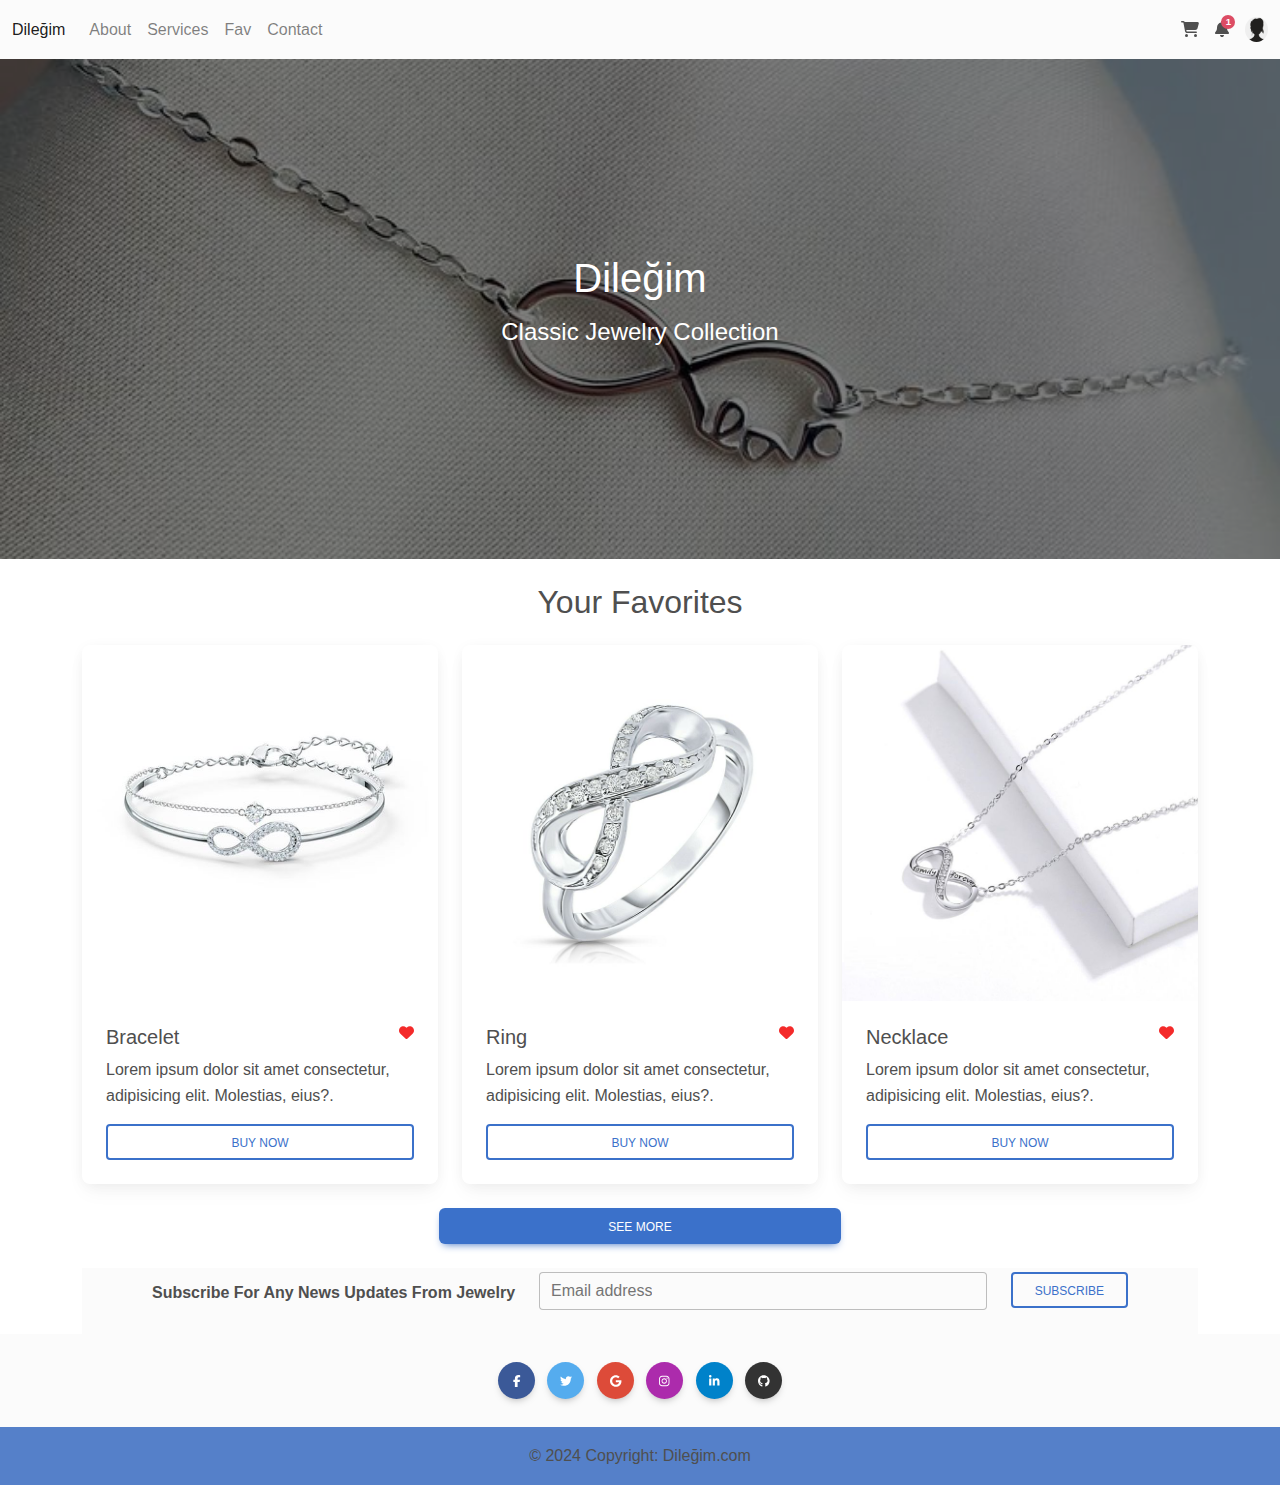
<file: index.html>
<!DOCTYPE html>
<html lang="en">

<head>
  <meta charset="UTF-8">
  <meta name="viewport" content="width=device-width, initial-scale=1.0">
  <title>Jewelry</title>

  <!-- fontawsome css -->
  <link rel="stylesheet" href="css/all.min.css">

  <!-- animation css -->
  <link rel="stylesheet" href="css/animate.min.css">

  <!-- wow css -->
  <link rel="stylesheet" href="css/wow.css">

  <!-- bootstrap css -->
  <link rel="stylesheet" href="css/bootstrap.min.css">

  <!-- mdbootstrap css -->
  <link rel="stylesheet" href="css/mdb.min.css">

  <!-- style css -->
  <link rel="stylesheet" href="css/style.css">
</head>

<body>


  <!-- Navbar -->
  <nav class="navbar navbar-expand-lg navbar-light bg-body-tertiary">
    <!-- Container wrapper -->
    <div class="container-fluid">
      <!-- Toggle Buy Now
       -->
      <Buy Now data-mdb-collapse-init class="navbar-toggler" type="Buy Now
      " data-mdb-target="#navbarSupportedContent" aria-controls="navbarSupportedContent" aria-expanded="false"
        aria-label="Toggle navigation">
        <i class="fas fa-bars"></i>
      </Buy Now>

      <!-- Collapsible wrapper -->
      <div class="collapse navbar-collapse" id="navbarSupportedContent">
        <!-- Navbar brand -->
        <a class="navbar-brand mt-2 mt-lg-0" href="#">
          <h6 class="mb-0 animate__animated animate__flipInY animate__repeat-3 animate__slow">Dileğim</h6>
        </a>
        <!-- Left links -->
        <ul class="navbar-nav me-auto mb-2 mb-lg-0">
          <li class="nav-item">
            <a class="nav-link" href="#">About</a>
          </li>
          <li class="nav-item">
            <a class="nav-link" href="#">Services</a>
          </li>
          <li class="nav-item">
            <a class="nav-link" href="#">Fav</a>
          </li>
          <li class="nav-item">
            <a class="nav-link" href="#">Contact</a>
          </li>
        </ul>
        <!-- Left links -->
      </div>
      <!-- Collapsible wrapper -->

      <!-- Right elements -->
      <div class="d-flex align-items-center">
        <!-- Icon -->
        <a class="text-reset me-3" href="#">
          <i class="fas fa-shopping-cart"></i>
        </a>

        <!-- Notifications -->
        <div class="dropdown">
          <a data-mdb-dropdown-init class="text-reset me-3 dropdown-toggle hidden-arrow" href="#"
            id="navbarDropdownMenuLink" role="Buy Now
            " aria-expanded="false">
            <i class="fas fa-bell"></i>
            <span class="badge rounded-pill badge-notification bg-danger">1</span>
          </a>
          <ul class="dropdown-menu dropdown-menu-end" aria-labelledby="navbarDropdownMenuLink">
            <li>
              <a class="dropdown-item" href="#">Some news</a>
            </li>
            <li>
              <a class="dropdown-item" href="#">Another news</a>
            </li>
            <li>
              <a class="dropdown-item" href="#">Something else here</a>
            </li>
          </ul>
        </div>
        <!-- Avatar -->
        <div class="dropdown">
          <a data-mdb-dropdown-init class="dropdown-toggle d-flex align-items-center hidden-arrow" href="#"
            id="navbarDropdownMenuAvatar" role="Buy Now
            " aria-expanded="false">
            <img src="img/profile.jpg" class="rounded-circle" height="25" alt="Black and White Portrait of a Man"
              loading="lazy" />
          </a>
          <ul class="dropdown-menu dropdown-menu-end" aria-labelledby="navbarDropdownMenuAvatar">
            <li>
              <a class="dropdown-item" href="#">My profile</a>
            </li>
            <li>
              <a class="dropdown-item" href="#">Settings</a>
            </li>
            <li>
              <a class="dropdown-item" href="#">Logout</a>
            </li>
          </ul>
        </div>
      </div>
      <!-- Right elements -->
    </div>
    <!-- Container wrapper -->
  </nav>
  <!-- Navbar -->

  <header>

    <!-- Background image -->
    <div class="p-5 text-center bg-image" style="
        background-image: url('img/home.jpg');
        height: 500px;
      ">
      <div class="mask" style="background-color: rgba(0, 0, 0, 0.5);">
        <div class="d-flex justify-content-center align-items-center h-100">
          <div class="text-white">
            <h1 class="mb-3 animate__animated animate__backInDown animate__delay-0.5s
            ">Dileğim</h1>
            <h4 class="mb-3">Classic Jewelry Collection</h4>
           
          </div>
        </div>
      </div>
    </div>
    <!-- Background image -->

   
    <!-- start fav section -->
    <div class="text-center my-4">
    <h2>Your Favorites</h2>
    </div>

    <div class="container">
      <div class="row">
        <div class="col-md-4 col-xs-1">
          <div class="card">
            <div class="bg-image hover-overlay" data-mdb-ripple-init data-mdb-ripple-color="light">
              <img src="img/card1.jpg" class="img-fluid" />
              <a href="#">
                <div class="mask" style="background-color: rgba(251, 251, 251, 0.15);"></div>
              </a>
            </div>
            <div class="card-body">
              <h5 class="card-title">Bracelet<i class="icon-fav fa-solid fa-heart fa-xs"
                  style="color: #f42a2a;"></i>
              </h5>
              <p class="card-text">Lorem ipsum dolor sit amet consectetur, adipisicing elit. Molestias, eius?.</p>
              <a href="start.html" class="btn btn-outline-primary btn-block btn-content" data-mdb-ripple-init>Buy Now

              </a>
            </div>
          </div>
        </div>
        <div class="col-md-4 col-xs-1">
          <div class="card">
            <div class="bg-image hover-overlay" data-mdb-ripple-init data-mdb-ripple-color="light">
              <img src="img/card2.jpg" class="img-fluid" />
              <a href="#">
                <div class="mask" style="background-color: rgba(251, 251, 251, 0.15);"></div>
              </a>
            </div>
            <div class="card-body">
              <h5 class="card-title">Ring<i class="icon-fav fa-solid fa-heart fa-xs"
                  style="color: #f42a2a;"></i></h5>
              <p class="card-text">Lorem ipsum dolor sit amet consectetur, adipisicing elit. Molestias, eius?.</p>
              <a href="start.html" class="btn btn-outline-primary btn-block btn-content" data-mdb-ripple-init>Buy Now

              </a>
            </div>
          </div>
        </div>

        <div class="col-md-4 col-xs-1">
          <div class="card">
            <div class="bg-image hover-overlay" data-mdb-ripple-init data-mdb-ripple-color="light">
              <img src="img/form2.jpg" class="img-fluid" />
              <a href="#">
                <div class="mask" style="background-color: rgba(251, 251, 251, 0.15);"></div>
              </a>
            </div>
            <div class="card-body">
              <h5 class="card-title">Necklace<i class="icon-fav fa-solid fa-heart fa-xs"
                  style="color: #f42a2a;"></i></h5>
              <p class="card-text">Lorem ipsum dolor sit amet consectetur, adipisicing elit. Molestias, eius?.</p>
              <a href="start.html" class="btn btn-outline-primary btn-block btn-content" data-mdb-ripple-init>Buy Now

              </a>
            </div>
          </div>
        </div>

       

      </div>
    </div>

    <div class="container col-4 my-4">
      <a href="#!" class="btn btn-primary btn-block rounded-4" data-mdb-ripple-init>See More

      </a>
    </div>

    <!-- end fav section -->

    <!-- start form sec -->
    

    <div class="container">
      <div class="bg-body-tertiary text-center">
        <!-- Grid container -->
        <div class="container p-1 pb-0">
          <!-- Section: Form -->
          <section class="">
            <form action="">
              <!--Grid row-->
              <div class="row d-flex justify-content-center">
                <!--Grid column-->
                <div class="col-auto">
                  <p class="pt-2">
                    <strong>Subscribe For Any News Updates From Jewelry</strong>
                  </p>
                </div>
                <!--Grid column-->

                <!--Grid column-->
                <div class="col-md-5 col-12">
                  <!-- Email input -->
                  <div data-mdb-input-init class="form-outline mb-4">
                    <input type="email" id="form5Example26" class="form-control" />
                    <label class="form-label" for="form5Example26">Email address</label>
                  </div>
                </div>
                <!--Grid column-->

                <!--Grid column-->
                <div class="col-auto">
                  <!-- Submit button -->
                  <button data-mdb-ripple-init type="submit" class="btn btn-outline-primary mb-4 btn-content">
                    Subscribe
                  </button>
                </div>
                <!--Grid column-->
              </div>
              <!--Grid row-->
            </form>
          </section>
          <!-- Section: Form -->
        </div>
        <!-- Grid container -->

      </div>
    </div>

    
    <!-- end form sec -->

    <!-- start footer section -->
    <footer class="bg-body-tertiary text-center">
      <!-- Grid container -->
      <div class="container p-4 pb-0">
        <!-- Section: Social media -->
        <section class="mb-4">
          <!-- Facebook -->
          <a
          data-mdb-ripple-init
            class="btn text-white btn-floating m-1"
            style="background-color: #3b5998;"
            href="#!"
            role="button"
            ><i class="fab fa-facebook-f"></i
          ></a>
    
          <!-- Twitter -->
          <a
            data-mdb-ripple-init
            class="btn text-white btn-floating m-1"
            style="background-color: #55acee;"
            href="#!"
            role="button"
            ><i class="fab fa-twitter"></i
          ></a>
    
          <!-- Google -->
          <a
            data-mdb-ripple-init
            class="btn text-white btn-floating m-1"
            style="background-color: #dd4b39;"
            href="#!"
            role="button"
            ><i class="fab fa-google"></i
          ></a>
    
          <!-- Instagram -->
          <a
            data-mdb-ripple-init
            class="btn text-white btn-floating m-1"
            style="background-color: #ac2bac;"
            href="#!"
            role="button"
            ><i class="fab fa-instagram"></i
          ></a>
    
          <!-- Linkedin -->
          <a
            data-mdb-ripple-init
            class="btn text-white btn-floating m-1"
            style="background-color: #0082ca;"
            href="#!"
            role="button"
            ><i class="fab fa-linkedin-in"></i
          ></a>
          <!-- Github -->
          <a
            data-mdb-ripple-init
            class="btn text-white btn-floating m-1"
            style="background-color: #333333;"
            href="#!"
            role="button"
            ><i class="fab fa-github"></i
          ></a>
        </section>
        <!-- Section: Social media -->
      </div>
      <!-- Grid container -->
    
      <!-- Copyright -->
      <div class="text-center p-3" style="background-color: #386ac0da;">
        © 2024 Copyright:
        <a class="text-body" href="https://github.com/omniyanasser">Dileğim.com</a>
      </div>
      <!-- Copyright -->
    </footer>
    <!-- end footer section -->

  </header>



  <!-- wow js -->
  <script src="js/wow.min.js"></script>
  <script>
    new WOW().init();
  </script>
  <!-- wow js -->

  <!-- fontawsome js -->
  <script src="js/all.min.js"></script>

  <!-- bootstarp js -->
  <script src="js/jquery.slim.min.js"></script>
  <script src="js/popper.min.js"></script>
  <script src="js/bootstrap.min.js"></script>

  <!-- mdbootstrap css -->
  <script src="js/mdb.umd.min.js"></script>

  <!-- main js -->
  <script src="js/main.js"></script>

</body>

</html>
</file>
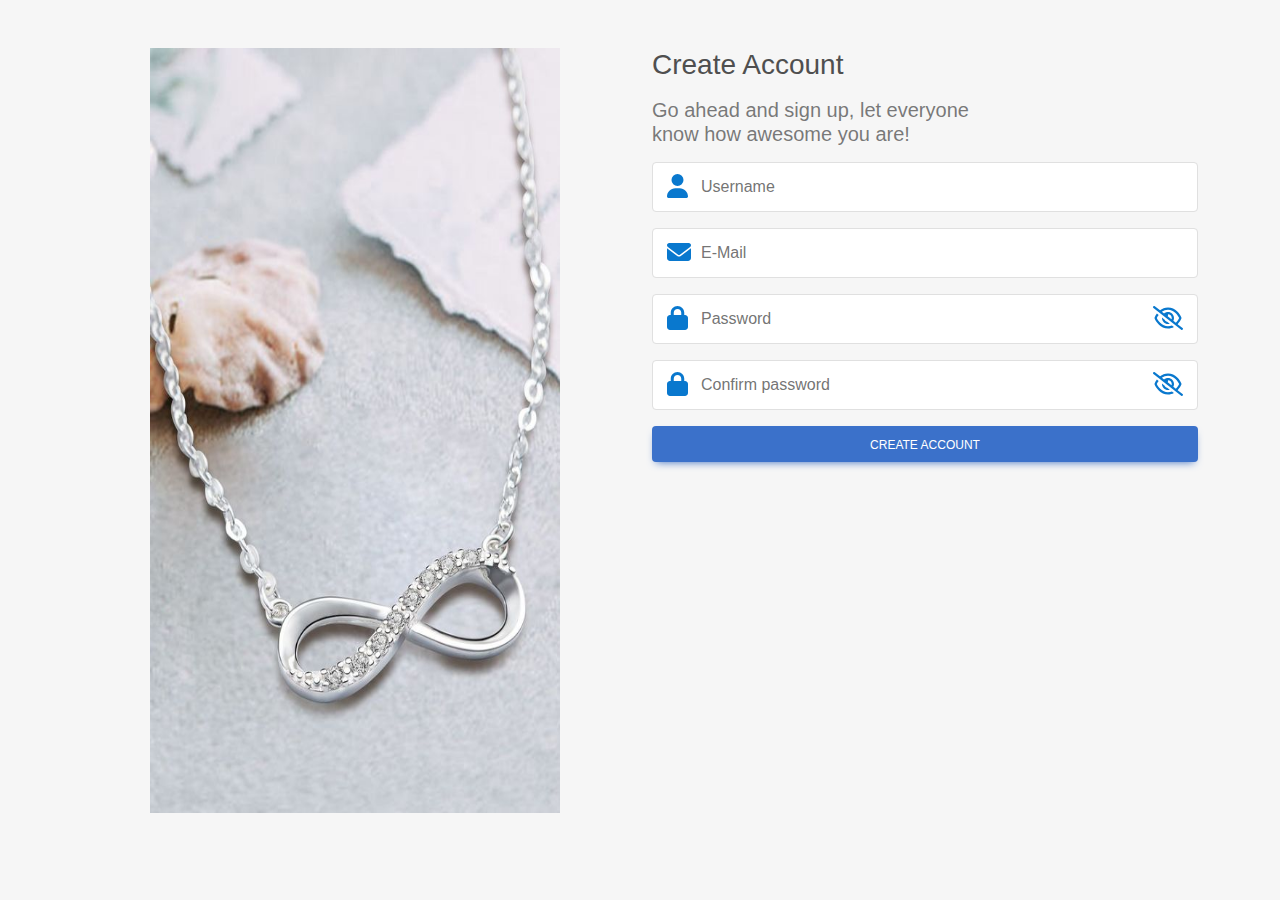
<file: sign.html>
<!DOCTYPE html>
<html lang="en">
  <head>
    <meta charset="UTF-8" />
    <meta name="viewport" content="width=device-width, initial-scale=1.0" />
    <title>Document</title>
    <!-- Google Font  -->
    <link rel="preconnect" href="https://fonts.googleapis.com">
    <link rel="preconnect" href="https://fonts.gstatic.com" crossorigin>
    <link href="https://fonts.googleapis.com/css2?family=Rubik+Scribble&family=Tac+One&display=swap" rel="stylesheet">
    <!-- Google Font  -->
    <!-- wow css  -->
    <link rel="stylesheet" href="css/wow.css" />
    <!-- animate css  -->
    <link rel="stylesheet" href="css/animate.min.css" />
    <!-- fontawesome css  -->
    <link rel="stylesheet" href="css/all.min.css" />
    <!-- bootstrap css  -->
    <link rel="stylesheet" href="css/bootstrap.min.css" />
    <!-- mdbootstrap css  -->
    <link rel="stylesheet" href="css/mdb.min.css">
    <!-- style css  -->
    <link rel="stylesheet" href="css/style.css" />
  </head>
  <body style="background-color: #f6f6f6;">



    <div class="container mt-5 m-auto">
      <div class="row">
        <div class="col-md-6 text-center">
          <img class="img-fluid w-75" style="height: 85vh;" src="img/form1.jpg">
        </div>

        <div class="col-md-6">
          <h3 class="">Create Account</h3>
          <h5 class="my-3 text-muted">Go ahead and sign up, let everyone<br>know how awesome you are!</h5>
          

          <form action="succeed.html" method="post" onsubmit="return valid();">

            <div id="error"></div>

            <div class="position-relative">
            <i class="fa-solid fa-user fa-xl position-absolute icon-format" style="color: #0978ce;"></i>
            <input class="mb-3 px-5  py-4 form-control" type="text" id="name" placeholder="Username">
            </div>

            <div class="position-relative">
            <i class="fa-solid fa-envelope fa-xl position-absolute icon-format" style="color: #0978ce;"></i>
            <input class="mb-3 px-5 py-4 form-control" type="text" id="email" placeholder="E-Mail">
            </div>

            <div class="position-relative">
            <i class="fa-solid fa-lock fa-xl position-absolute icon-format" style="color: #0978ce;"></i>
            <input class="mb-3 px-5 py-4 form-control" type="password" id="pass" placeholder="Password">
            <i class="fa-regular fa-eye-slash fa-xl position-absolute format-password" style="color: #0978ce;" id="icon" onclick="watch1();"></i>
            </div>

            <div class="position-relative">
            <i class="fa-solid fa-lock fa-xl position-absolute icon-format" style="color: #0978ce;"></i>    
            <input class="mb-3 px-5 py-4 form-control" type="password" id="confirm" placeholder="Confirm password">
            <i class="fa-regular fa-eye-slash fa-xl position-absolute format-password" style="color: #0978ce;" id="icon" onclick="watch2();"></i>
            </div>

            <input class="btn btn-primary btn-block" type="submit" value="Create Account">
          </form>
        </div>
        
      </div>
    </div>
   

    <!-- wow js -->
    <script src="js/wow.min.js"></script>
    <script>
      new WOW().init();
    </script>
    <!-- wow js -->
    <!-- fontawesome js  -->
    <script src="js/all.min.js"></script>
    <!-- jquery js  -->
    <script src="js/jquery.slim.min.js"></script>
    <!-- popper js  -->
    <script src="js/popper.min.js"></script>
    <!-- bootstrap js  -->
    <script src="js/bootstrap.min.js"></script>
    <!-- mdb js  -->
    <script src="js/mdb.umd.min.js"></script>
    <!-- main js  -->
    <script src="js/main.js"></script>
</body>
</html>
</file>
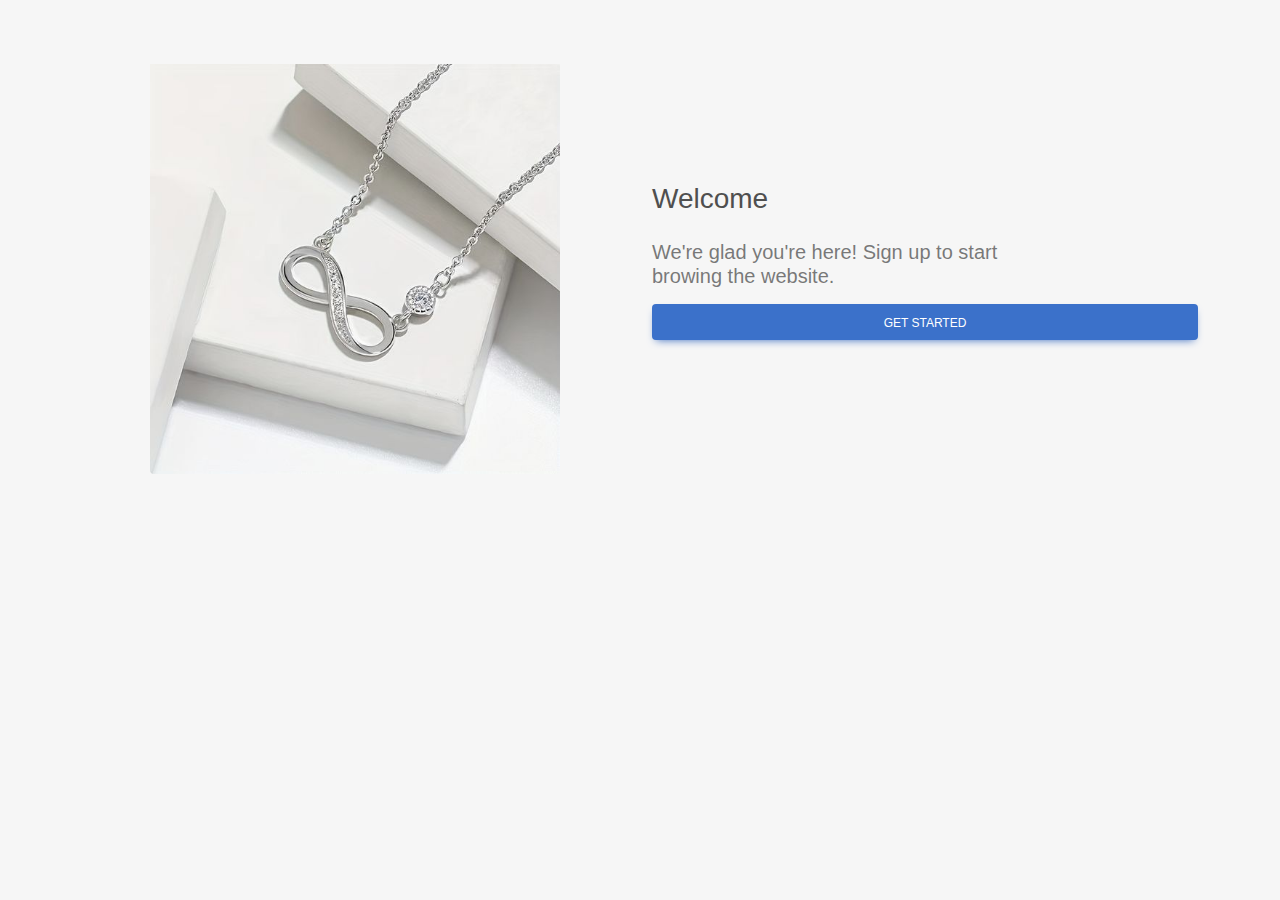
<file: start.html>
<!DOCTYPE html>
<html lang="en">
  <head>
    <meta charset="UTF-8" />
    <meta name="viewport" content="width=device-width, initial-scale=1.0" />
    <title>Document</title>
    <!-- Google Font  -->
    <link rel="preconnect" href="https://fonts.googleapis.com">
    <link rel="preconnect" href="https://fonts.gstatic.com" crossorigin>
    <link href="https://fonts.googleapis.com/css2?family=Rubik+Scribble&family=Tac+One&display=swap" rel="stylesheet">
    <!-- Google Font  -->
    <!-- wow css  -->
    <link rel="stylesheet" href="css/wow.css" />
    <!-- animate css  -->
    <link rel="stylesheet" href="css/animate.min.css" />
    <!-- fontawesome css  -->
    <link rel="stylesheet" href="css/all.min.css" />
    <!-- bootstrap css  -->
    <link rel="stylesheet" href="css/bootstrap.min.css" />
    <!-- mdbootstrap css  -->
    <link rel="stylesheet" href="css/mdb.min.css">
    <!-- style css  -->
    <link rel="stylesheet" href="css/style.css" />
  </head>
  <body style="background-color: #f6f6f6;">



    <div class="container mt-5 m-auto">
      <div class="row">
        <div class="col-md-6 text-center">
          <img class="img-fluid w-75 pt-3 rounded-1" src="img/form3.jpg">
        </div>

        <div class="col-md-6 d-flex flex-column justify-content-center">
          <h3 class="">Welcome</h3>
          <h5 class="my-3 text-muted">We're glad you're here! Sign up to start<br>browing the website.</h5>
          <a href="sign.html" class="btn btn-primary btn-block">Get Started</a>
        </div>
        
      </div>
    </div>
   

    <!-- wow js -->
    <script src="js/wow.min.js"></script>
    <script>
      new WOW().init();
    </script>
    <!-- wow js -->
    <!-- fontawesome js  -->
    <script src="js/all.min.js"></script>
    <!-- jquery js  -->
    <script src="js/jquery.slim.min.js"></script>
    <!-- popper js  -->
    <script src="js/popper.min.js"></script>
    <!-- bootstrap js  -->
    <script src="js/bootstrap.min.js"></script>
    <!-- mdb js  -->
    <script src="js/mdb.umd.min.js"></script>
    <!-- main js  -->
    <script src="js/main.js"></script>
</body>
</html>
</file>
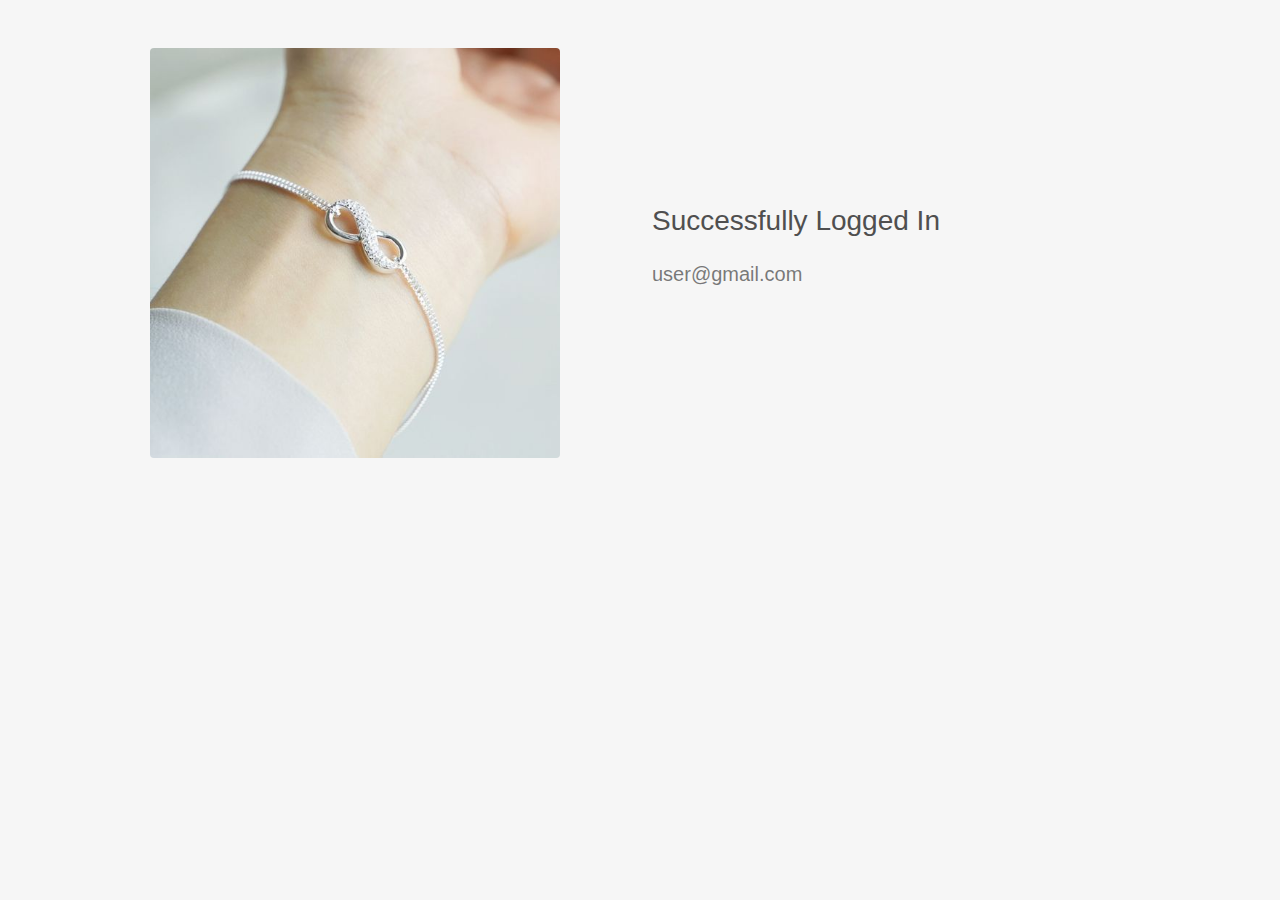
<file: succeed.html>
<!DOCTYPE html>
<html lang="en">
  <head>
    <meta charset="UTF-8" />
    <meta name="viewport" content="width=device-width, initial-scale=1.0" />
    <title>Document</title>
    <!-- Google Font  -->
    <link rel="preconnect" href="https://fonts.googleapis.com">
    <link rel="preconnect" href="https://fonts.gstatic.com" crossorigin>
    <link href="https://fonts.googleapis.com/css2?family=Rubik+Scribble&family=Tac+One&display=swap" rel="stylesheet">
    <!-- Google Font  -->
    <!-- wow css  -->
    <link rel="stylesheet" href="css/wow.css" />
    <!-- animate css  -->
    <link rel="stylesheet" href="css/animate.min.css" />
    <!-- fontawesome css  -->
    <link rel="stylesheet" href="css/all.min.css" />
    <!-- bootstrap css  -->
    <link rel="stylesheet" href="css/bootstrap.min.css" />
    <!-- mdbootstrap css  -->
    <link rel="stylesheet" href="css/mdb.min.css">
    <!-- style css  -->
    <link rel="stylesheet" href="css/style.css" />
  </head>
  <body style="background-color: #f6f6f6;">


 
    <div class="container mt-5 m-auto">
      <div class="row">
        <div class="col-md-6 text-center">
          <img class="img-fluid w-75 rounded-1" src="img/last.jpg">
        </div>

        <div class="col-md-6 d-flex flex-column justify-content-center">
          <h3 class="">Successfully Logged In</h3>
          <h5 class="my-3 text-muted">user@gmail.com</h5>
        </div>
        
      </div>
    </div>
 

    <!-- wow js -->
    <script src="js/wow.min.js"></script>
    <script>
      new WOW().init();
    </script>
    <!-- wow js -->
    <!-- fontawesome js  -->
    <script src="js/all.min.js"></script>
    <!-- jquery js  -->
    <script src="js/jquery.slim.min.js"></script>
    <!-- popper js  -->
    <script src="js/popper.min.js"></script>
    <!-- bootstrap js  -->
    <script src="js/bootstrap.min.js"></script>
    <!-- mdb js  -->
    <script src="js/mdb.umd.min.js"></script>
    <!-- main js  -->
    <script src="js/main.js"></script>
</body>
</html>
</file>
<file: css/style.css>
.message{
    background-color: red;
    color:white;
    transition: all 1s ease;
    margin-bottom: 15px;
    padding: 10px;
    text-align: center;
}

.icon-format{
 top: 12px ;
 left: 15px;
}

.format-password{
    top: 12px ;
    right: 15px;

}

.icon-fav{
 float:right;
}
</file>
